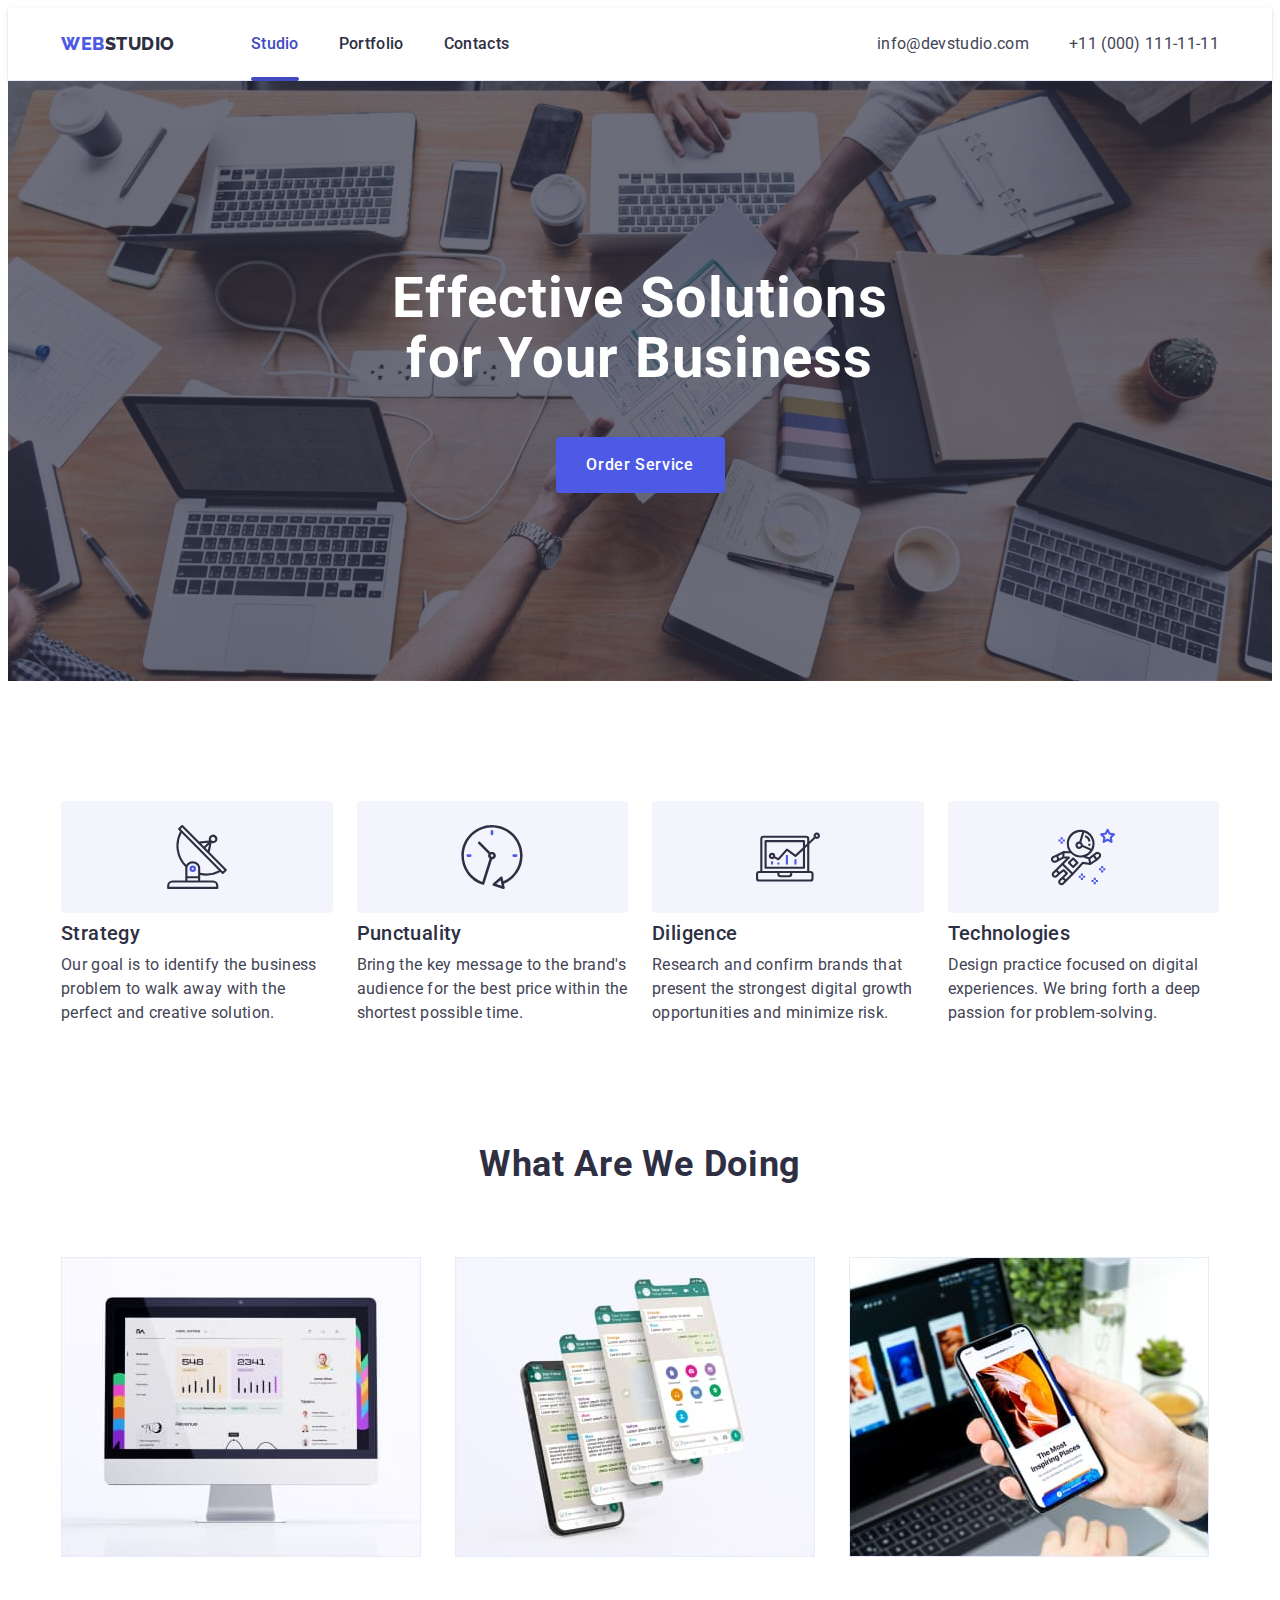
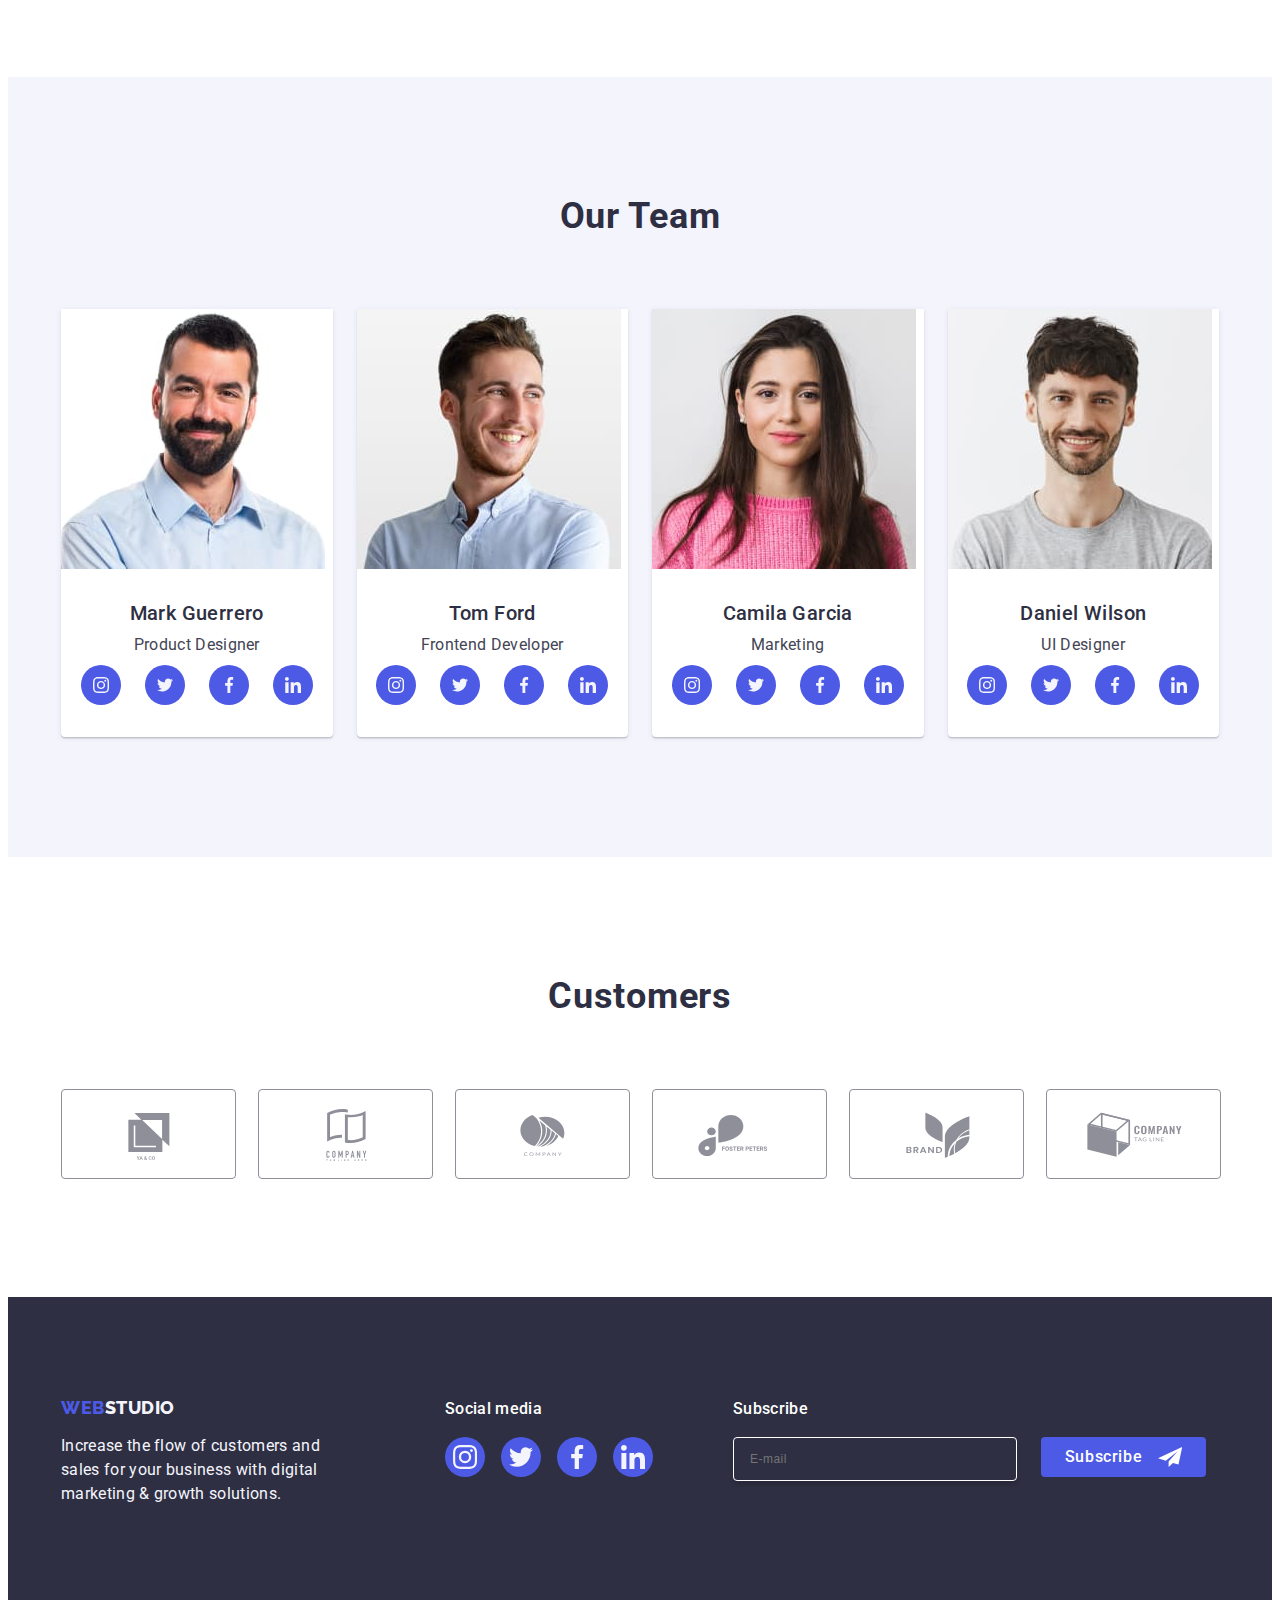
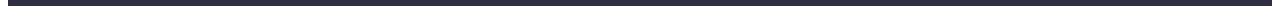
<file: index.html>
<!DOCTYPE html>
<html lang="en">
  <head>
    <meta charset="UTF-8" />
    <meta name="viewport" content="width=device-width, initial-scale=1.0" />
    <title>WebStudio</title>
    <link rel="preconnect" href="https://fonts.googleapis.com" />
    <link rel="preconnect" href="https://fonts.gstatic.com" crossorigin />
    <link
      href="https://fonts.googleapis.com/css2?family=Raleway:wght@800&family=Roboto:wght@400;500;700;900&display=swap"
      rel="stylesheet"
    />
    <link
      rel="stylesheet"
      href="https://cdnjs.cloudflare.com/ajax/libs/modern-normalize/2.0.0/modern-normalize.min.css"
      integrity="sha512-4xo8blKMVCiXpTaLzQSLSw3KFOVPWhm/TRtuPVc4WG6kUgjH6J03IBuG7JZPkcWMxJ5huwaBpOpnwYElP/m6wg=="
      crossorigin="anonymous"
      referrerpolicy="no-referrer"
    />
    <link rel="stylesheet" href="./css/styles.css" />
  </head>
  <body>
    <header class="header">
      <div class="div-container container">
        <nav class="header-nav">
          <a class="header-logo link" href="./index.html"
            >Web<span class="studio">Studio</span>
          </a>

          <ul class="header-nav-mod list">
            <li class="header-nav-one">
              <a class="header-ads header-carent link" href="./index.html"
                >Studio</a
              >
            </li>
            <li class="header-nav-one">
              <a class="header-ads link" href="./portfolio.html">Portfolio</a>
            </li>

            <li class="header-nav-one">
              <a class="header-ads link" href="">Contacts</a>
            </li>
          </ul>
        </nav>

        <address class="header-address">
          <ul class="address-ul list">
            <li class="header-nav-mod list">
              <a class="contact link" href="mailto:info@devstudio.com"
                >info@devstudio.com</a
              >
            </li>
            <li class="header-nav-mod list">
              <a class="contact link" href="tel:+110001111111"
                >+11 (000) 111-11-11</a
              >
            </li>
          </ul>
        </address>
      </div>
    </header>
    <main>
      <section class="section-one">
        <div class="container">
          <h1 class="section-h-one">Effective Solutions for Your Business</h1>
          <button class="section-button" type="button" data-modal-open>
            Order Service
          </button>
        </div>
      </section>

      <section class="section-h-hiden">
        <div class="container">
          <h2 class="visually-hidden">Our advantages</h2>
          <ul class="section-ul-one list">
            <li class="item">
              <div class="container-two">
                <svg class="section-svg" width="64" height="64">
                  <use href="./images/icons.svg#icon-antenna"></use>
                </svg>
              </div>
              <h3 class="section-three">Strategy</h3>
              <p class="section-p">
                Our goal is to identify the business problem to walk away with
                the perfect and creative solution.
              </p>
            </li>

            <li class="item">
              <div class="container-two">
                <svg class="section-svg" width="64" height="64">
                  <use href="./images/icons.svg#icon-clock"></use>
                </svg>
              </div>
              <h3 class="section-three">Punctuality</h3>
              <p class="section-p">
                Bring the key message to the brand's audience for the best price
                within the shortest possible time.
              </p>
            </li>
            <li class="item">
              <div class="container-two">
                <svg class="section-svg" width="64" height="64">
                  <use href="./images/icons.svg#icon-diagram"></use>
                </svg>
              </div>
              <h3 class="section-three">Diligence</h3>
              <p class="section-p">
                Research and confirm brands that present the strongest digital
                growth opportunities and minimize risk.
              </p>
            </li>
            <li class="item">
              <div class="container-two">
                <svg class="section-svg" width="64" height="64">
                  <use href="./images/icons.svg#icon-astronaut"></use>
                </svg>
              </div>
              <h3 class="section-three">Technologies</h3>
              <p class="section-p">
                Design practice focused on digital experiences. We bring forth a
                deep passion for problem-solving.
              </p>
            </li>
          </ul>
        </div>
      </section>
      <section class="section-doing">
        <div class="container">
          <h2 class="section-img-one">What are we doing</h2>
          <ul class="section-img-ul list">
            <li class="img-section">
              <img
                src="./images/monitor.jpg"
                alt="monitor"
                width="360"
                height="300"
              />
            </li>
            <li class="img-section">
              <img
                src="./images/tabsinthephone.jpg"
                alt="tabs in the phone"
                width="360"
                height="300"
              />
            </li>
            <li class="img-section">
              <img
                src="./images/phoneinhand.jpg"
                alt="phone in hand"
                width="360"
                height="300"
              />
            </li>
          </ul>
        </div>
      </section>

      <section class="section-four">
        <div class="posada container">
          <h2 class="section-img-one list">Our Team</h2>

          <ul class="header-mod list">
            <li class="section-img-two">
              <img
                src="./images/MarkGuerrero.jpg"
                alt="Mark Guerrero"
                width="264"
                height="260"
              />
              <div class="name-div">
                <h3 class="section-h-three">Mark Guerrero</h3>
                <p class="section-p-name">Product Designer</p>

                <ul class="icons-ul list">
                  <li class="icons-network">
                    <a class="icons-work" href="#"
                      ><svg class="svg-web" width="16" height="16">
                        <use
                          href="./images/icons.svg#icon-instagram"
                        ></use></svg
                    ></a>
                  </li>
                  <li class="icons-network">
                    <a class="icons-work" href="#"
                      ><svg class="svg-web" width="16" height="16">
                        <use href="./images/icons.svg#icon-twitter"></use></svg
                    ></a>
                  </li>
                  <li class="icons-network">
                    <a class="icons-work" href="#"
                      ><svg class="svg-web" width="16" height="16">
                        <use href="./images/icons.svg#icon-facebook"></use></svg
                    ></a>
                  </li>

                  <li class="icons-network">
                    <a class="icons-work" href="#"
                      ><svg class="svg-web" width="16" height="16">
                        <use href="./images/icons.svg#icon-linkedin"></use></svg
                    ></a>
                  </li>
                </ul>
              </div>
            </li>

            <li class="section-img-two">
              <img
                src="./images/TomFord.jpg"
                alt="Tom Ford"
                width="264"
                height="260"
              />
              <div class="name-div">
                <h3 class="section-h-three">Tom Ford</h3>
                <p class="section-p-name">Frontend Developer</p>

                <ul class="icons-ul list">
                  <li class="icons-network">
                    <a class="icons-work" href="#"
                      ><svg class="svg-web" width="16" height="16">
                        <use
                          href="./images/icons.svg#icon-instagram"
                        ></use></svg
                    ></a>
                  </li>
                  <li class="icons-network">
                    <a class="icons-work" href="#"
                      ><svg class="svg-web" width="16" height="16">
                        <use href="./images/icons.svg#icon-twitter"></use></svg
                    ></a>
                  </li>
                  <li class="icons-network">
                    <a class="icons-work" href="#"
                      ><svg class="svg-web" width="16" height="16">
                        <use href="./images/icons.svg#icon-facebook"></use></svg
                    ></a>
                  </li>

                  <li class="icons-network">
                    <a class="icons-work" href="#"
                      ><svg class="svg-web" width="16" height="16">
                        <use href="./images/icons.svg#icon-linkedin"></use></svg
                    ></a>
                  </li>
                </ul>
              </div>
            </li>

            <li class="section-img-two">
              <img
                src="./images/CamilaGarcia.jpg"
                alt="Camila Garcia"
                width="264"
                height="260"
              />
              <div class="name-div">
                <h3 class="section-h-three">Camila Garcia</h3>
                <p class="section-p-name">Marketing</p>
                <ul class="icons-ul list">
                  <li class="icons-network">
                    <a class="icons-work" href="#"
                      ><svg class="svg-web" width="16" height="16">
                        <use
                          href="./images/icons.svg#icon-instagram"
                        ></use></svg
                    ></a>
                  </li>
                  <li class="icons-network">
                    <a class="icons-work" href="#"
                      ><svg class="svg-web" width="16" height="16">
                        <use href="./images/icons.svg#icon-twitter"></use></svg
                    ></a>
                  </li>
                  <li class="icons-network">
                    <a class="icons-work" href="#"
                      ><svg class="svg-web" width="16" height="16">
                        <use href="./images/icons.svg#icon-facebook"></use></svg
                    ></a>
                  </li>

                  <li class="icons-network">
                    <a class="icons-work" href="#"
                      ><svg class="svg-web" width="16" height="16">
                        <use href="./images/icons.svg#icon-linkedin"></use></svg
                    ></a>
                  </li>
                </ul>
              </div>
            </li>

            <li class="section-img-two">
              <img
                src="./images/DanielWilson.jpg"
                alt="Daniel Wilson"
                width="264"
                height="260"
              />
              <div class="name-div">
                <h3 class="section-h-three">Daniel Wilson</h3>
                <p class="section-p-name">UI Designer</p>
                <ul class="icons-ul list">
                  <li class="icons-network">
                    <a class="icons-work" href="#"
                      ><svg class="svg-web" width="16" height="16">
                        <use
                          href="./images/icons.svg#icon-instagram"
                        ></use></svg
                    ></a>
                  </li>
                  <li class="icons-network">
                    <a class="icons-work" href="#"
                      ><svg class="svg-web" width="16" height="16">
                        <use href="./images/icons.svg#icon-twitter"></use></svg
                    ></a>
                  </li>
                  <li class="icons-network">
                    <a class="icons-work" href="#"
                      ><svg class="svg-web" width="16" height="16">
                        <use href="./images/icons.svg#icon-facebook"></use></svg
                    ></a>
                  </li>

                  <li class="icons-network">
                    <a class="icons-work" href="#"
                      ><svg class="svg-web" width="16" height="16">
                        <use href="./images/icons.svg#icon-linkedin"></use></svg
                    ></a>
                  </li>
                </ul>
              </div>
            </li>
          </ul>
        </div>
      </section>
      <section class="section-five">
        <div class="container">
          <h2 class="section-img-one">Customers</h2>
          <ul class="section-five-ul list">
            <li class="section-five-li">
              <a class="section-five-a" href="#"
                ><svg class="section-five-svg" width="104" height="56">
                  <use href="./images/icons.svg#icon-Logo"></use></svg
              ></a>
            </li>
            <li class="section-five-li">
              <a class="section-five-a" href="#"
                ><svg class="section-five-svg" width="104" height="56">
                  <use href="./images/icons.svg#icon-Logo-two"></use></svg
              ></a>
            </li>
            <li class="section-five-li">
              <a class="section-five-a" href="#"
                ><svg class="section-five-svg" width="104" height="56">
                  <use href="./images/icons.svg#icon-Logo-three"></use></svg
              ></a>
            </li>
            <li class="section-five-li">
              <a class="section-five-a" href="#"
                ><svg class="section-five-svg" width="104" height="56">
                  <use href="./images/icons.svg#icon-Logo-four"></use></svg
              ></a>
            </li>
            <li class="section-five-li">
              <a class="section-five-a" href="#"
                ><svg class="section-five-svg" width="104" height="56">
                  <use href="./images/icons.svg#icon-Logo-five"></use></svg
              ></a>
            </li>
            <li class="section-five-li">
              <a class="section-five-a" href="#"
                ><svg class="section-five-svg" width="104" height="56">
                  <use href="./images/icons.svg#icon-Logo-six"></use></svg
              ></a>
            </li>
          </ul>
        </div>
      </section>
    </main>
    <footer class="footer-one">
      <div class="footer-div container">
        <div class="footer-div-two">
          <a class="footer-logo link" href="./index.html"
            >Web<span class="footer-span">Studio</span>
          </a>
          <p class="footer-p">
            Increase the flow of customers and sales for your business with
            digital marketing & growth solutions.
          </p>
        </div>

        <div class="social-media">
          <p class="footer-p-two">Social media</p>
          <ul class="footer-ul list">
            <li class="footer-li">
              <a class="footer-a" href="#"
                ><svg class="footer-svg" width="24" height="24">
                  <use href="./images/icons.svg#icon-instagram"></use>
                </svg>
              </a>
            </li>
            <li class="footer-li">
              <a class="footer-a" href="#"
                ><svg class="footer-svg" width="24" height="24">
                  <use href="./images/icons.svg#icon-twitter"></use>
                </svg>
              </a>
            </li>
            <li class="footer-li">
              <a class="footer-a" href="#"
                ><svg class="footer-svg" width="24" height="24">
                  <use href="./images/icons.svg#icon-facebook"></use>
                </svg>
              </a>
            </li>
            <li class="footer-li">
              <a class="footer-a" href="#"
                ><svg class="footer-svg" width="24" height="24">
                  <use href="./images/icons.svg#icon-linkedin"></use>
                </svg>
              </a>
            </li>
          </ul>
        </div>
        <div class="div-subscribe">
          <p class="subscribe">Subscribe</p>
          <form class="form-footer">
            <label class="label-footer">
              <input
                class="imput-footer"
                name="email-name"
                type="email"
                placeholder="E-mail"
              />
            </label>
            <button type="submit" class="subscribe-footer">
              Subscribe<svg width="24" height="24" class="button-svg-footer">
                <use href="./images/icons.svg#icon-send"></use>
              </svg>
            </button>
          </form>
        </div>
      </div>
    </footer>

    <div class="div-modal is-hidden" data-modal>
      <div class="modal-icons">
        <button class="modal-button" type="button" data-modal-close>
          <svg class="svg-modal" width="8" height="8">
            <use href="./images/icons.svg#icon-close-black"></use>
          </svg>
        </button>
        <p class="modal-p">Leave your contacts and we will call you back</p>
        <form>
          <div class="div-modal-two">
            <label class="footer-label" for="user-name">Name</label>
            <div class="div-modal-three">
              <input
                id="user-name"
                name="user-name"
                type="text"
                class="footer-input"
              />
              <svg width="18" height="24" class="footer-svg-two">
                <use href="./images/icons.svg#icon-Vector-people"></use>
              </svg>
            </div>
          </div>
          <div class="div-modal-two">
            <label class="footer-label" for="user-name">Phone</label>
            <div class="div-modal-three">
              <input
                id="user-phone"
                name="user-phone"
                type="text"
                class="footer-input"
              />
              <svg width="18" height="24" class="footer-svg-two">
                <use href="./images/icons.svg#icon-Number"></use>
              </svg>
            </div>
          </div>

          <div class="div-modal-two">
            <label class="footer-label" for="user-name">Email</label>
            <div class="div-modal-three">
              <input
                id="user-email"
                name="user-email"
                type="text"
                class="footer-input"
              />
              <svg width="18" height="24" class="footer-svg-two">
                <use href="./images/icons.svg#icon-E-mail"></use>
              </svg>
            </div>
          </div>

          <div class="div-modal-one">
            <label class="footer-label" for="user-comment">Comment</label>
            <textarea
              id="user-comment"
              name="user-comment"
              placeholder="Text input"
              class="textarea-modal"
            ></textarea>
          </div>

          <div class="div-modal-coment">
            <input
              id="user-privacy"
              type="checkbox"
              value="true"
              name="user-privacy"
              class="input-checkbox visually-hidden"
            />
            <label class="label-coment" for="user-privacy"
              ><span class="span-coment"
                ><svg width="10" height="8" class="checkbox-svg">
                  <use href="./images/icons.svg#icon-Vector"></use></svg></span
              >I accept the terms and conditions of the&nbsp;<a
                class="privacy-label"
                href="#"
                >Privacy Policy</a
              ></label
            >
          </div>
          <button class="button-privacy" type="submit">Send</button>
        </form>
      </div>
    </div>
    <script src="./js/modal.js"></script>
  </body>
</html>
</file>
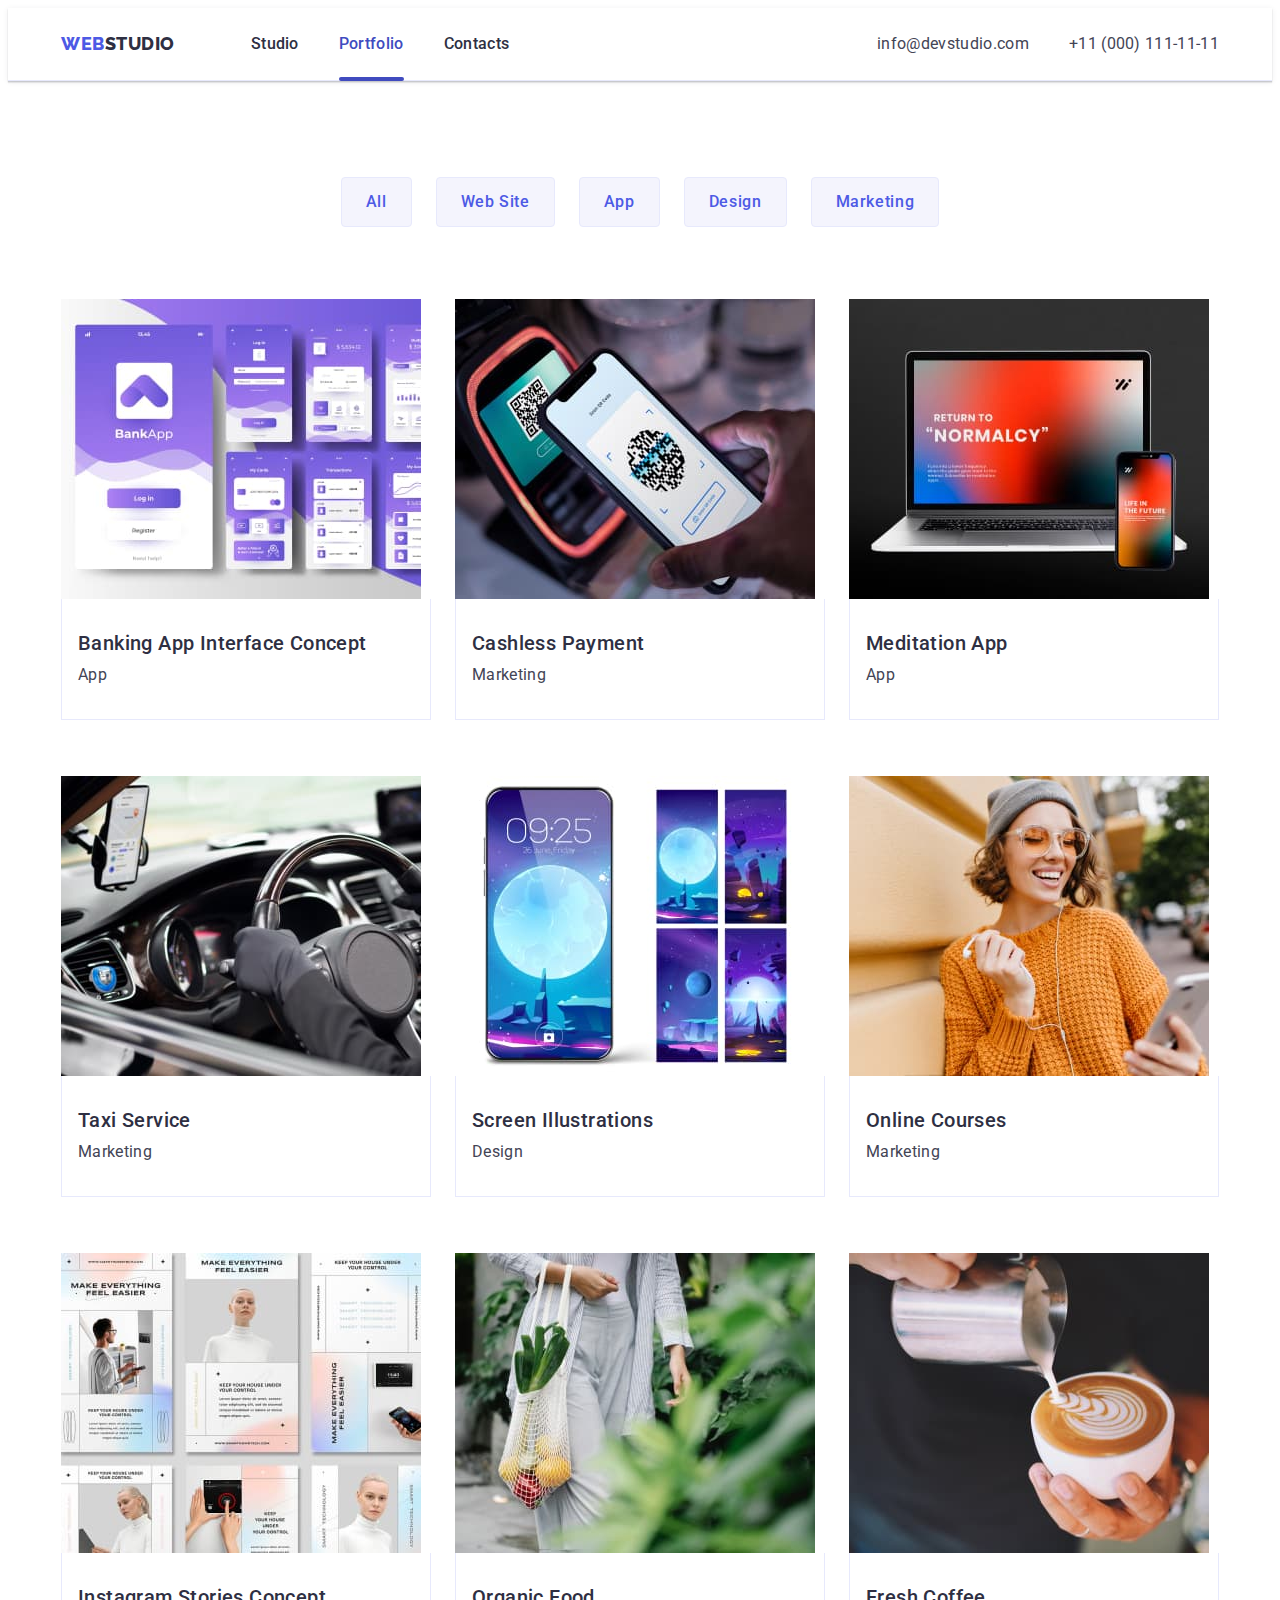
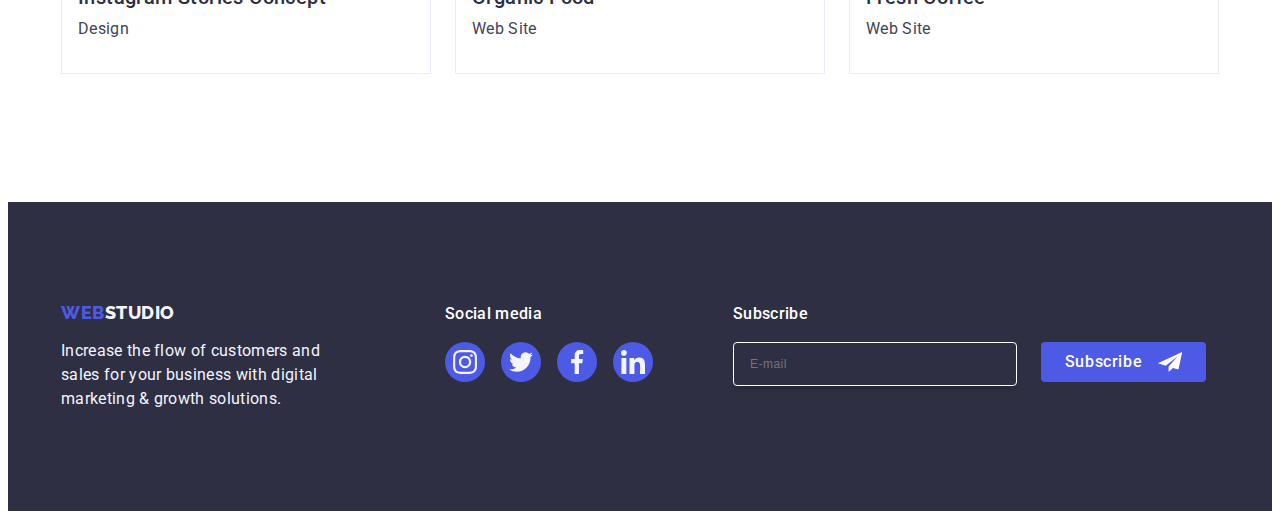
<file: portfolio.html>
<!DOCTYPE html>
<html lang="en">

<head>
    <meta charset="UTF-8">
    <meta name="viewport" content="width=device-width, initial-scale=1.0">
    <title>WebStudio</title>
    <link rel="preconnect" href="https://fonts.googleapis.com">
    <link rel="preconnect" href="https://fonts.gstatic.com" crossorigin>
    <link
        href="https://fonts.googleapis.com/css2?family=Raleway:wght@800&family=Roboto:wght@400;500;700;900&display=swap"
        rel="stylesheet">
        <link rel="stylesheet" href="https://cdnjs.cloudflare.com/ajax/libs/modern-normalize/2.0.0/modern-normalize.min.css"
            integrity="sha512-4xo8blKMVCiXpTaLzQSLSw3KFOVPWhm/TRtuPVc4WG6kUgjH6J03IBuG7JZPkcWMxJ5huwaBpOpnwYElP/m6wg=="
            crossorigin="anonymous" referrerpolicy="no-referrer" />
    <link rel="stylesheet" href="./css/styles.css">


</head>

<body>
<header class="header">
    <div class="div-container container">
        <nav class="header-nav">

            <a class="header-logo link" href="./index.html">Web<span class="studio">Studio</span>
            </a>

            <ul class="header-nav-mod list">
                <li class="header-nav-one">
                    <a class="header-ads link" href="./index.html">Studio</a>
                </li>
                <li class="header-nav-one">
                    <a class="header-ads header-carent link" href="./portfolio.html">Portfolio</a>
                </li>

                <li class="header-nav-one">
                    <a class="header-ads link" href="">Contacts</a>
                </li>
            </ul>
        </nav>

        <address class="header-address">
            <ul class="address-ul list">
                <li class="header-nav-mod list"><a class="contact link"
                        href="mailto:info@devstudio.com">info@devstudio.com</a>
                </li>
                <li class="header-nav-mod list"><a class="contact link" href="tel:+110001111111">+11 (000) 111-11-11</a>
                </li>
            </ul>
        </address>
    </div>
</header>
    <main>
        <section class="main-section">
            <div class="container">
            <h1 class="visually-hidden">portfolio</h1>
            <ul class="portfolio-ul-port list">
                <li class="button-li"><button  class="section-portfolio list" type="button">All</button></li>
                <li class="button-li"><button  class="section-portfolio list" type="button">Web Site</button></li>
                <li class="button-li"><button  class="section-portfolio list" type="button">App</button></li>
                <li class="button-li"><button  class="section-portfolio list" type="button">Design</button></li>
                <li class="button-li"><button  class="section-portfolio list" type="button">Marketing</button></li>
            </ul>
            <ul class="portfolio-ul-img list">
                <li class="portfolio-li">
                   
                    <a class="portfolio-img-a link" href="#">
                        <div class="portfolio-div-img">
                        <img src="./images/BankingAppInterfaceConcept.jpg" alt="Banking App Interface Concept" width="360" height="300">
                        <p class="portfolio-div-p">14 Stylish and User-Friendly App Design Concepts · Task Manager App · Calorie Tracker App · Exotic Fruit Ecommerce App ·
                        Cloud Storage App</p>
                    </div>
                       <div class="portfolio-li-div"><h2 class="section-three">Banking App Interface Concept</h2>
                        <p class="section-p">App</p></div>
                    
                    </a>
                    
                    
                </li>
                <li class="portfolio-li">
                <a class="portfolio-img-a link" href="#">
                    <div class="portfolio-div-img">
                        <img src="./images/CashlessPayment.jpg" alt="Cashless Payment" width="360" height="300">
                        <p class="portfolio-div-p">14 Stylish and User-Friendly App Design Concepts · Task Manager App · Calorie Tracker App · Exotic Fruit Ecommerce App ·
                        Cloud Storage App</p></div>
                    
                       <div class="portfolio-li-div"><h2 class="section-three">Cashless Payment</h2>
                        <p class="section-p">Marketing</p></div>
                    </a>
                    
                </li>
                <li class="portfolio-li">
                    <a class="portfolio-img-a link" href="#">
                        <div class="portfolio-div-img">
                        <img src="./images/MeditaionApp.jpg" alt="Meditaion App" width="360" height="300">
                        <p class="portfolio-div-p">14 Stylish and User-Friendly App Design Concepts · Task Manager App · Calorie Tracker App · Exotic Fruit Ecommerce App ·
                        Cloud Storage App</p></div>
                    
                        <div class="portfolio-li-div"><h2 class="section-three">Meditation App</h2>
                        <p class="section-p">App</p></div>
                    </a>
                   
                </li>
                <li class="portfolio-li">
                    <a class="portfolio-img-a link" href="#">
                        <div class="portfolio-div-img">
                        <img src="./images/TaxiService.jpg" alt="Taxi Service" width="360" height="300">
                        <p class="portfolio-div-p">14 Stylish and User-Friendly App Design Concepts · Task Manager App · Calorie Tracker App · Exotic Fruit Ecommerce App ·
                        Cloud Storage App</p></div>
                   
                       <div class="portfolio-li-div"> <h2 class="section-three">Taxi Service</h2>
                        <p class="section-p">Marketing</p></div>
                    </a>
                    
                </li>
                <li class="portfolio-li">
                    <a class="portfolio-img-a link" href="#">
                        <div class="portfolio-div-img">
                        <img src="./images/ScreenIllustrations.jpg" alt="Screen Illustrations" width="360" height="300">
                        <p class="portfolio-div-p">14 Stylish and User-Friendly App Design Concepts · Task Manager App · Calorie Tracker App · Exotic Fruit Ecommerce App ·
                        Cloud Storage App</p></div>
                    
                       <div class="portfolio-li-div"> <h2  class="section-three">Screen Illustrations</h2>
                        <p class="section-p">Design</p></div>
                    </a>
                    
                </li>
                <li class="portfolio-li">
                    <a class="portfolio-img-a link" href="#">
                        <div class="portfolio-div-img">
                        <img src="./images/OnlineCourses.jpg" alt="Online Courses" width="360" height="300">
                        <p class="portfolio-div-p">14 Stylish and User-Friendly App Design Concepts · Task Manager App · Calorie Tracker App · Exotic Fruit Ecommerce App ·
                        Cloud Storage App</p></div>
                    
                       <div class="portfolio-li-div"> <h2 class="section-three">Online Courses</h2>
                        <p class="section-p">Marketing</p></div>
                    </a>
                    
                </li>
                <li class="portfolio-li">
                <a class="portfolio-img-a link" href="#">
                    <div class="portfolio-div-img">
                        <img src="./images/InstagramStoriesConcept.jpg" alt="Instagram Stories Concept" width="360" height="300">
                        <p class="portfolio-div-p">14 Stylish and User-Friendly App Design Concepts · Task Manager App · Calorie Tracker App · Exotic Fruit Ecommerce App ·
                        Cloud Storage App</p></div>
                    
                       <div class="portfolio-li-div"> <h2 class="section-three">Instagram Stories Concept</h2>
                        <p class="section-p">Design</p></div>
                    </a>
                    
                </li>
                <li class="portfolio-li">
                    <a class="portfolio-img-a link" href="#">
                        <div class="portfolio-div-img">
                        <img src="./images/OrganicFood.jpg" alt="Organic Food" width="360" height="300">
                        <p class="portfolio-div-p">14 Stylish and User-Friendly App Design Concepts · Task Manager App · Calorie Tracker App · Exotic Fruit Ecommerce App ·
                        Cloud Storage App</p></div>
                    
                       <div class="portfolio-li-div"> <h2 class="section-three">Organic Food</h2>
                        <p class="section-p">Web Site</p></div>
                    </a>
                    
                </li>
                <li class="portfolio-li">
                    <a class="portfolio-img-a link" href="#">
                        <div class="portfolio-div-img">
                        <img src="./images/FreshCoffee.jpg" alt="Fresh Coffee" width="360" height="300">
                        <p class="portfolio-div-p">14 Stylish and User-Friendly App Design Concepts · Task Manager App · Calorie Tracker App · Exotic Fruit Ecommerce App ·
                        Cloud Storage App</p></div>
                    
                       <div class="portfolio-li-div"> <h2 class="section-three">Fresh Coffee</h2>
                        <p class="section-p">Web Site</p></div>
                    </a>
                    
                </li>
            </ul>
            </div>
        </section>
    </main>
<footer class="footer-one">
    <div class="footer-div container">
        <div class="footer-div-two">
            <a class="footer-logo  link" href="./index.html">Web<span class="footer-span">Studio</span>
            </a>
            <p class="footer-p">Increase the flow of customers and sales for your business with digital marketing &
                growth solutions.</p>
        </div>

        <div class="social-media">
            <p class="footer-p-two">Social media</p>
            <ul class="footer-ul list">
                <li class="footer-li"><a class="footer-a" href="#"><svg class="footer-svg" width="24" height="24">
                            <use href="./images/icons.svg#icon-instagram"></use>
                        </svg>
                    </a></li>
                <li class="footer-li"><a class="footer-a" href="#"><svg class="footer-svg" width="24" height="24">
                            <use href="./images/icons.svg#icon-twitter"></use>
                        </svg>
                    </a></li>
                <li class="footer-li"><a class="footer-a" href="#"><svg class="footer-svg" width="24" height="24">
                            <use href="./images/icons.svg#icon-facebook"></use>
                        </svg>
                    </a></li>
                <li class="footer-li"><a class="footer-a" href="#"><svg class="footer-svg" width="24" height="24">
                            <use href="./images/icons.svg#icon-linkedin"></use>
                        </svg>
                    </a></li>
            </ul>
        </div>
        <div class="div-subscribe">
            <p class="subscribe">Subscribe</p>
            <form class="form-footer">
                <label class="label-footer">
                    <input class="imput-footer" name="email-name" type="email" placeholder="E-mail">
                </label>
                <button type="submit" class="subscribe-footer">Subscribe<svg width="24" height="24"
                        class="button-svg-footer">
                        <use href="./images/icons.svg#icon-send"></use>
                    </svg></button>
            </form>
        </div>
    </div>


</footer>
    
</body>
</html>
</file>
<file: css/styles.css>
:root  {
    --brand-color: #2e2f42;
    --section-hover-focus: #404bbf;
    
}
img{
    display: block;
}



body{
    font-family: "Roboto", sans-serif;
    color: #434455;
    background-color: #ffffff;
}
h1,
h2,
h3,
h4,
h5,
h6,
p {
    margin-top: 0;
    margin-bottom: 0;
}

ul,
ol {
    margin-top: 0;
    margin-bottom: 0;
    padding-left: 0;
}
.header {
    border-bottom: 1px solid #e7e9fc;
    box-shadow:0px 2px 1px rgba(46, 47, 66, 0.08),
        0px 1px 1px rgba(46, 47, 66, 0.16),
        0px 1px 6px rgba(46, 47, 66, 0.08);
   
}
li{
    margin-right: 0;
}
.list{
    list-style: none;
    margin: 0;
    padding: 0;

}
.section-ul-one{
    display: flex;
    gap: 24px;
   
}
.item{
   width:calc((100% - 72px) / 4);
}
.container{
    width: 1158px;
        margin: 0 auto;
        padding: 0 15px;

}
.container-two{
    display: flex;
        align-items: center;
        justify-content: center;
        height: 112px;
        background-color: #f4f4fd;
        border-radius: 4px;
        margin-bottom: 8px;

}
.div-container{
    display: flex;
    align-items: center;

    
}
.header-mod{
    gap: 24px;
    display: flex;


}
.svg-web{
    fill: #f4f4fd;
    
}
.icons-work{
    width: 100%;
    height: 100%;
    background-color:#4d5ae5;
    border-radius: 50%;
    display: flex;
    align-items: center;
    justify-content: center;
    transition: background-color 250ms cubic-bezier(0.4, 0, 0.2, 1);
}
.icons-work:hover{
background-color: var(--section-hover-focus);
} 
.icons-work:focus{
background-color: var(--section-hover-focus);
}
.icons-ul{
    display: flex;
    justify-content: center;
    gap: 24px;
}
.icons-network{
    width: 40px;
    height: 40px;
    
    

}
.name-div{
    padding: 32px 0;
}
.header-nav{
    display: flex;
    align-items: center;
    position: relative;
     color: #404bbf;
    
}
.header-logo{ 
    font-family: "Raleway", sans-serif;
    color: #4d5ae5;
    font-weight: 800;
    font-size: 18px;
    line-height: 1.17;
    letter-spacing: 0.03em;
    text-transform: uppercase;
    text-decoration: none; 
    margin-right: 76px ;
    display: inline-block;
    text-align: center;
   
}
.header-address{
    font-style: normal;
    margin-left: auto;
}
.studio{
    color:var(--brand-color);
    
    
} 
.header-nav-mod {
            list-style: none;
            display: flex;
            gap: 40px;
           
            
           
}

    
    .header-ads{
        font-weight: 500;
            font-size: 16px;
            letter-spacing: 0.02em;
            line-height: 1.5;
            list-style: none;
            text-decoration: none;
            color: var(--brand-color);
            padding: 24px 0;
            display: block;
            transition: color 250ms cubic-bezier(0.4, 0, 0.2, 1);
    }
        .header-ads:hover {
            color: var(--section-hover-focus);
        }
    
        .header-ads:focus {
            color: var(--section-hover-focus);
        }
                .header-carent {
                    position: relative;
                    color: #404bbf;
        
        
        
        
                }
        
                .header-carent::after {
                    content: '';
                    position: absolute;
                    left: 0;
                    bottom: -1px;
                    height: 4px;
                    background-color: #404bbf;
                    border-radius: 2px;
                    width: 100%;
                }
.address-ul{
    font-style: normal;
    display: flex;
    gap: 40px;
}
.contact
{

    font-size: 16px;
    line-height: 1.5;
    letter-spacing: 0.02em;
    text-decoration: none;
    color: #434455;
    gap: 40px;
    transition:color 250ms cubic-bezier(0.4, 0, 0.2, 1);
}
.contact:hover{color: var(--section-hover-focus);
}
.contact:focus{color: var(--section-hover-focus);
}

.section-one{
    background-color: var(--brand-color);
    padding: 188px 0;
    background-image: linear-gradient(rgba(46, 47, 66, 0.7), rgba(46, 47, 66, 0.7)), url(../images/people-office.jpg);
    max-width: 1440px;
    background-repeat: no-repeat;
    background-position: center;
    background-size: cover;
    margin-left: auto;
    margin-right: auto;
}
.section-h-hiden{
    padding: 120px 0;
   
}


.visually-hidden {
    position: absolute;
    width: 1px;
    height: 1px;
    margin: -1px;
    border: 0;
    padding: 0;
    white-space: nowrap;
    clip-path: inset(100%);
    clip: rect(0 0 0 0);
    overflow: hidden;
}
.section-h-one{
        font-size: 56px;
          line-height: 1.07;
        letter-spacing: 0.02em;
        color: #ffffff;
        max-width: 496px;
        text-align: center;
        margin: 0 auto;

        

}
.section-button{
    font-family: "Roboto", sans-serif;
    background-color: #4D5AE5;
    font-weight: 500;
    font-size: 16px;
    line-height: 1.5;
    letter-spacing: 0.04em;
    color: #ffffff;
    display: block;
    min-width: 169px;
    height: 56px;
    border: none;
    border-radius: 4px;
    margin: 0 auto;
    cursor: pointer;
    margin-top: 48px;
    transition:background-color 250ms cubic-bezier(0.4, 0, 0.2, 1);
    
    

    
}
.section-button:hover{
    background-color: #404BBF;
     cursor: pointer;
}
.section-button:focus {
    background-color: #404BBF;
     cursor: pointer;
}
.section-h-three{
    font-weight: 500;
    font-size: 20px;
    line-height: 1.2;
    letter-spacing: 0.02em;
    color: var(--brand-color);
    margin-bottom: 8px;
    text-align: center;
    
    
    
}
.section-three{
    font-weight: 500;
    font-size: 20px;
    line-height: 1.2;
    letter-spacing: 0.02em;
    color: var(--brand-color);
    margin-bottom: 8px;
}

.section-p{
    font-size: 16px;
    line-height: 1.5;
    letter-spacing: 0.02em;
    color: #434455;
   
    

}
.section-p-name{
font-size: 16px;
    line-height: 1.5;
    letter-spacing: 0.02em;
    color: #434455;
    text-align: center;
    margin-bottom: 8px;
}
.section-img-one{
    font-size: 36px;
    line-height: 1.11;
    text-align: center;
    letter-spacing: 0.02em;
    text-transform: capitalize;
    color: var(--brand-color);
    margin-bottom: 72px;
    
}
.section-doing{
   
    padding-bottom: 120px;
}
 .section-img-ul{
    display: flex;
    gap: 24px;
 }
 .img-section{
   width: calc((100% - 48px) / 3);
 }

.section-four{
    background-color: #F4F4FD;
    padding: 120px 0;
}
.section-img-two{
     background-color:#FFFFFF;
    width: calc((100% - 72px) / 4);
    border-radius: 0px 0px 4px 4px;
    gap: 24px;
    box-shadow: 0px 1px 6px rgba(46, 47, 66, 0.08),
        0px 1px 1px rgba(46, 47, 66, 0.16),
        0px 2px 1px rgba(46, 47, 66, 0.08);;
}
.section-five{
    padding-top: 120px;
    padding-bottom: 120px;
}
.section-five-ul{
    display: flex;
    gap: 24px;
    
}
.section-five-li{
    width: calc((100% - 120px) / 6);
    height: 88px;
    
}
.section-five-a{
width: 100%;
height: 100%;
border: 1px solid #8e8f99;
border-radius: 4px;
display: flex;
align-items: center;
justify-content: center;
color: #8e8f99;
transition: border-color 250ms cubic-bezier(0.4, 0, 0.2, 1),
        color 250ms cubic-bezier(0.4, 0, 0.2, 1);
}
.section-five-a:hover{
    color: var(--section-hover-focus);
    border-color: var(--section-hover-focus);
    
}
.section-five-a:focus{
    color: var(--section-hover-focus);
    border-color: var(--section-hover-focus);
}
.section-five-svg{
    fill: currentColor;
}
 .footer-one{
    background-color:var(--brand-color);
    padding: 100px 0;

 }
 .footer-logo{
    font-family: "Raleway", sans-serif;
        color: #4d5ae5;
        font-weight: 800;
        font-size: 18px;
        line-height: 1.17;
        letter-spacing: 0.03em;
        text-transform: uppercase;
        text-decoration: none;
        display: inline-block;
        text-align: center;
        margin-bottom: 16px;
 }
 .footer-p{
    line-height: 1.5;
    color:#F4F4FD;
    letter-spacing: 0.02em;
    max-width: 264px
 }
 .footer-p-two{
    font-weight: 500;
    font-size: 16px;
    line-height: 1.5;
    letter-spacing: 0.02em;
    color:#FFFFFF;
    margin-bottom: 16px;
 }
 .footer-div{
    display: flex;
    align-items: baseline;
   
 }
 .footer-div-two{
    margin-right: 120px;

 }
 .social-media{
    margin-right: 80px;
 }
 .footer-ul{
    display: flex;
    gap: 16px;
 }
 .footer-li{
    width: 40px;
    height: 40px;
 }
 .footer-a{
    width: 100%;
    height: 100%;
    background-color:#4d5ae5;
    border-radius:50%;
    display: flex;
    align-items: center;
    justify-content: center;
    transition: background-color 250ms cubic-bezier(0.4, 0, 0.2, 1);

 }
 .footer-a:hover{
    background-color:#31d0aa;
 }
 .footer-a:focus{
    background-color:#31d0aa;
 }
 .footer-svg{
    fill:#f4f4fd;
 }
 .subscribe{
    margin-bottom: 16px;
    font-weight: 500;
    font-size: 16px;
    line-height: 1.5;
    letter-spacing: 0.02em;
    color: #ffffff;
 }
 .form-footer{
display: flex;
gap: 24px;
 }
 .label-footer{
gap:24px;
display: flex;

 }
.imput-footer{
    width: 264px;
    height: 40px;
    border: 1px solid #ffffff;
    background-color: transparent;
    font-size: 12px;
    line-height: 1.5;
    letter-spacing: 0.04em;
    padding-left: 16px;
    box-shadow: 0px 4px 4px 0px rgba(0, 0, 0, 0.15);
    border-radius: 4px;
    color: #ffffff;
}

.placeholder{
color: #ffffff;
}
.subscribe-footer{
    min-width: 165px;
    height: 40px;
    display: flex;
    justify-content: center;
    align-items: center;
    font-family: "Roboto", sans-serif;
    font-size: 16px;
    font-weight: 500;
    line-height: 1.5;
    letter-spacing: 0.04em;
    color: #ffffff;
    cursor: pointer;
    background-color: #4D5AE5;
    border: none;
    border-radius: 4px;
}
.button-svg-footer{
    margin-left: 16px;
    fill:currentColor;
    
}
.section-portfolio{
    font-family: "Roboto", sans-serif;
    font-weight: 500;
    font-size: 16px;
    line-height: 1.5;
    letter-spacing: 0.04em;
    color: #4d5ae5;
    background-color: #F4F4FD;
    padding: 12px 24px;
    border: 1px solid #e7e9fc;
    border-radius: 4px;
    display: block;
    transition: color 250ms cubic-bezier(0.4, 0, 0.2, 1), 
    background-color 250ms cubic-bezier(0.4, 0, 0.2, 1), 
    border-color 250ms cubic-bezier(0.4, 0, 0.2, 1), 
    box-shadow 250ms cubic-bezier(0.4, 0, 0.2, 1);

    
}
.section-portfolio:focus{
        color: #FFFFFF; 
        cursor: pointer;
        background-color: #404BBF;
        border: 1px solid transparent;
        box-shadow:0px 3px 1px rgba(0, 0, 0, 0.1),
            0px 2px 1px rgba(0, 0, 0, 0.08),
            0px 2px 2px rgba(0, 0, 0, 0.12);
}

.section-portfolio:hover{
        color: #FFFFFF;
        cursor: pointer;
        background-color: #404BBF;
        border: 1px solid transparent;
        box-shadow:0px 3px 1px rgba(0, 0, 0, 0.1),
            0px 2px 1px rgba(0, 0, 0, 0.08),
            0px 2px 2px rgba(0, 0, 0, 0.12);
}
.portfolio-ul-port {
    display: flex;
    justify-content: center;
    margin-bottom: 72px;
    gap: 24px;
}
.portfolio-ul-img{
    list-style: none;
    display: flex;
        flex-wrap: wrap;
        column-gap: 24px;
        row-gap: 48px;
}
.portfolio-img-a{
    text-decoration: none;
    transition: box-shadow 250ms cubic-bezier(0.4, 0, 0.2, 1);
    display: block;
    

    
    
}
.portfolio-img-a:hover{
transform:translateY(0%);
box-shadow:0px 1px 6px rgba(46, 47, 66, 0.08),
    0px 1px 1px rgba(46, 47, 66, 0.16),
    0px 2px 1px rgba(46, 47, 66, 0.08);
}
.portfolio-img-a:focus{
transform:translateY(0%);
box-shadow:0px 1px 6px rgba(46, 47, 66, 0.08),
    0px 1px 1px rgba(46, 47, 66, 0.16),
    0px 2px 1px rgba(46, 47, 66, 0.08);
}
.portfolio-div-img{
    position: relative;
    overflow: hidden;
}
.footer-span{
    color: #f4f4fd;
}
.main-section{
    padding-top: 96px;
    padding-bottom: 120px;
}
.portfolio-li{
    width: calc((100% - 48px) / 3);
}

.portfolio-li-div{
    padding: 32px 16px;
    border: 1px solid #e7e9fc;
    border-top: none;
    margin-bottom: 8px;
}
.portfolio-div-p{
    top: 0;
    left:0;
    font-size: 16px;
    line-height: 1.5;
    letter-spacing: 0.02em;
    color: #f4f4fd;
    padding: 40px 32px;
    background-color: #4d5ae5;
    height: 100%;
    width: 100%;
    transform: translateY(100%);
    transition:transform 250ms cubic-bezier(0.4, 0, 0.2, 1);
    position: absolute;

}
.portfolio-img-a:hover .portfolio-div-p{
    transform: translateY(0%);
}
.portfolio-img-a:focus .portfolio-div-p{
transform: translateY(0%);
}
.div-modal{
    position: fixed;
    top: 0;
    left: 0;
    width: 100%;
    height: 100%;
    background-color: rgba(46, 47, 66, 0.4);
    transition: opacity 250ms cubic-bezier(0.4, 0, 0.2, 1), visibility 250ms cubic-bezier(0.4, 0, 0.2, 1);
    
}
.modal-p{
    font-weight: 500;
    font-size: 16px;
    line-height: 1.5;
    text-align: center;
    letter-spacing: 0.02em;
    color: var(--brand-color);
    margin-bottom: 16px;
}
.div-modal-two{
    margin-bottom: 8px;

}
.div-modal-one{
    margin-bottom: 16px;
}
.footer-label{
    font-size: 12px;
    line-height: 1.17;
    letter-spacing: 0.04em;
    color: #8e8f99;
    display: block;
    margin-bottom: 4px;

}
.div-modal-three{
    position: relative;
}
.div-modal-coment{
    margin-bottom: 24px;
}

.footer-input{
    width: 100%;
    height: 40px;
    border: 1px solid rgba(46, 47, 66, 0.4);
    border-radius: 4px;
    background-color: transparent;
    padding-left: 38px;
    outline: transparent;
    transition: border-color 250ms cubic-bezier(0.4, 0, 0.2, 1);
}


.footer-input:focus{
    border-color: #4D5AE5;
}
.footer-input:focus + .footer-svg-two {
    fill: #4D5AE5;
}
.footer-svg-two{
    left: 16px;
    top: 50%;
    transform: translateY(-50%);
    transition: fill 250ms cubic-bezier(0.4, 0, 0.2, 1);
    position: absolute;
    fill: var(--brand-color);
}

.is-hidden{
    opacity: 0;
    visibility: hidden;
    pointer-events: none;
}
.modal-icons{
    position: absolute;
    top: 50%;
    left: 50%;
    transform: translate(-50%, -50%) scale(1);
    width: 408px;
    min-height: 584px;
    background: #fcfcfc;
    box-shadow:0px 1px 1px rgba(0, 0, 0, 0.14),
        0px 1px 3px rgba(0, 0, 0, 0.12),
        0px 2px 1px rgba(0, 0, 0, 0.2);
        border-radius: 4px;
        transition: transform 250ms cubic-bezier(0.4, 0, 0.2, 1);
        padding: 72px 24px 24px 24px;

}
.modal-button{
    position: absolute;
    top: 24px;
    right: 24px;
    width: 24px;
    height: 24px;
    border-radius: 50%;
    display: flex;
    align-items: center;
    justify-content: center;
    background-color: #e7e9fc;
    border: 1px solid rgba(0, 0, 0, 0.1);
    padding: 0;
    cursor: pointer;
    transition: background-color 250ms cubic-bezier(0.4, 0, 0.2, 1), border 250ms cubic-bezier(0.4, 0, 0.2, 1);
}
 .modal-button:hover{
    background-color: var(--section-hover-focus);
    border: none;
    fill: #ffffff
 }   
.modal-button:focus{
    background-color: var(--section-hover-focus);
    border: none;
    fill: #ffffff
}
.svg-modal{
    transition: fill 250ms cubic-bezier(0.4, 0, 0.2, 1);
    
}
.textarea-modal{
    width: 100%;
    height: 120px;
    font-size: 12px;
    line-height: 1.17;
    letter-spacing: 0.04em;
    color: rgba(46, 47, 66, 0.4);
    border: 1px solid rgba(46, 47, 66, 0.4);
    border-radius: 4px;
    background-color: transparent;
    padding: 8px 16px;
    outline: transparent;
    resize: none;
    transition: border-color 250ms cubic-bezier(0.4, 0, 0.2, 1);


}
.textarea-modal:focus{
    border-color: #4D5AE5;

}
.label-coment{
    font-size: 12px;
    line-height: 1.17;
    letter-spacing: 0.04em;
    color: #8e8f99;
    display: block;
}
.span-coment{
    width: 16px;
    height: 16px;
    border: 1px solid rgba(46, 47, 66, 0.4);
    border-radius: 2px;
    transition: background-color 250ms cubic-bezier(0.4, 0, 0.2, 1), border 250ms cubic-bezier(0.4, 0, 0.2, 1), fill 250ms cubic-bezier(0.4, 0, 0.2, 1);
    display: inline-flex;
    align-items: center;
    justify-content: center;
    fill: transparent;
    background-color: transparent;
    margin-right: 8px;


}

.privacy-label{
    color: #4d5ae5;

}
.button-privacy{
display: block;
min-width: 169px;
height: 56px;
font-family: "Roboto", sans-serif;
font-size: 16px;
font-weight: 500;
line-height: 1.5;
letter-spacing: 0.04em;
color: #ffffff;
cursor: pointer;
background-color: #4D5AE5;
border: none;
border-radius: 4px;
transition: background-color 250ms cubic-bezier(0.4, 0, 0.2, 1);

margin: 0 auto;
}
.input-checkbox:checked + .label-coment .span-coment{
    fill: #F4F4FD;
    background-color: var(--section-hover-focus);
    border: none;
}
</file>
